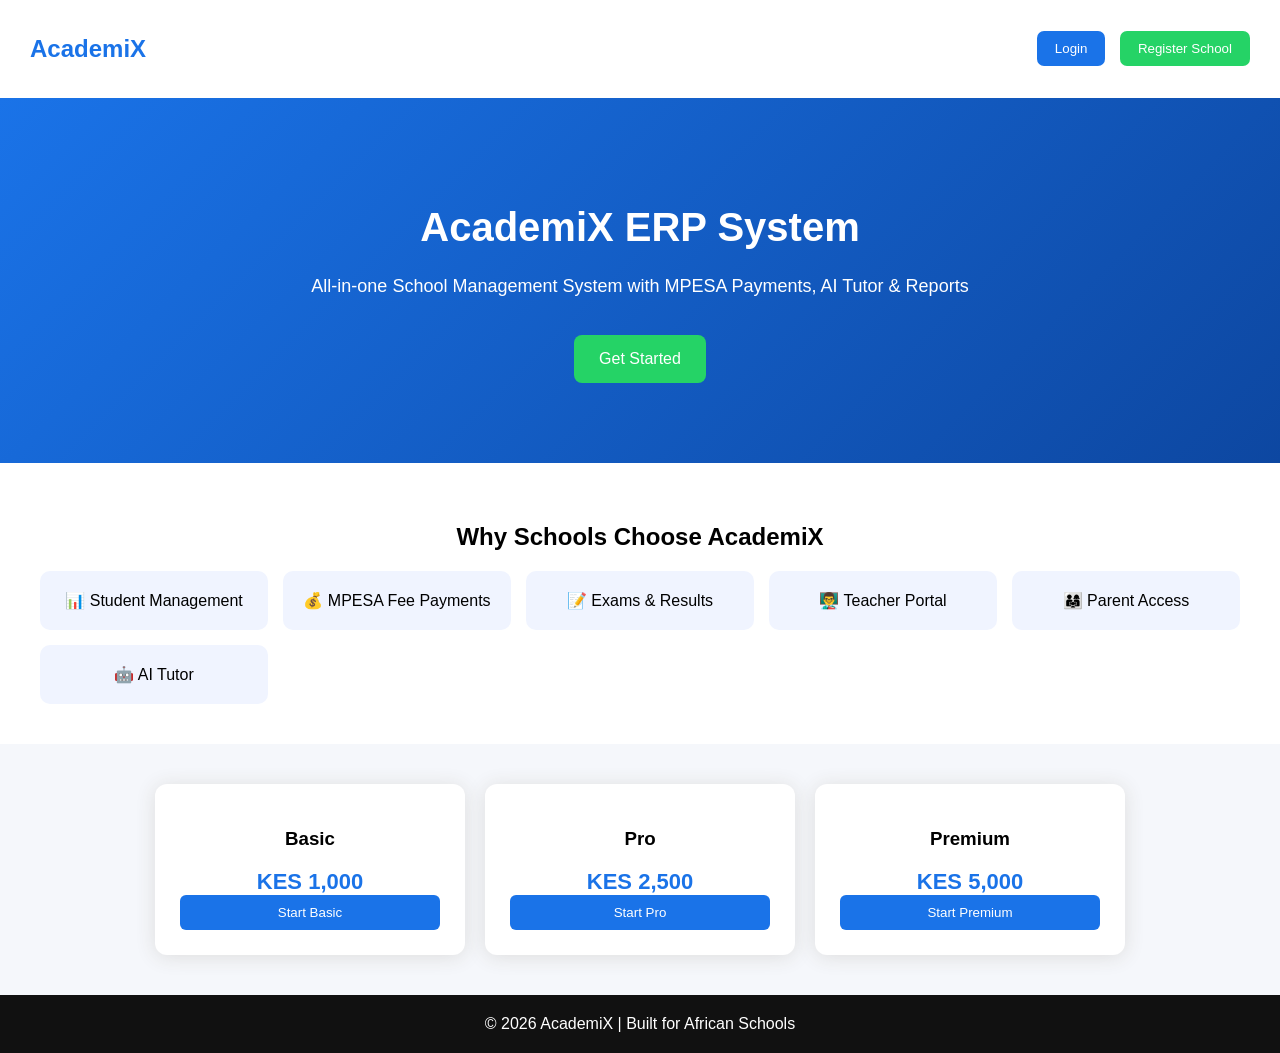
<file: index.html>
<!DOCTYPE html>
<html lang="en">

<head>

<meta charset="UTF-8">
<meta name="viewport" content="width=device-width, initial-scale=1">

<title>AcademiX - School ERP System</title>


<style>

body{
margin:0;
font-family:Arial;
background:#f5f7fb;
}


/* NAV */

.nav{

background:white;
padding:15px 30px;
display:flex;
justify-content:space-between;
align-items:center;
box-shadow:0 2px 10px #ddd;

}

.nav h2{
color:#1a73e8;
}


.nav button{

border:none;
padding:10px 18px;
border-radius:7px;
cursor:pointer;
color:white;
margin-left:10px;

}



.login{

background:#1a73e8;

}



.register{

background:#25d366;

}




/* HERO */

.hero{

background:linear-gradient(
135deg,
#1a73e8,
#0d47a1
);

color:white;
text-align:center;
padding:80px 20px;

}


.hero h1{
font-size:40px;
}


.hero p{
font-size:18px;
}




.cta-btn{

background:#25d366;
color:white;
border:none;
padding:15px 25px;
font-size:16px;
border-radius:8px;
margin-top:20px;
cursor:pointer;

}





/* FEATURES */


.features{

padding:40px;
text-align:center;
background:white;

}



.feature-grid{

display:grid;
grid-template-columns:
repeat(auto-fit,minmax(200px,1fr));
gap:15px;

}


.feature{

padding:20px;
background:#f0f4ff;
border-radius:10px;

}






/* PRICING */


.pricing{

display:flex;
justify-content:center;
gap:20px;
flex-wrap:wrap;
padding:40px;

}



.plan{

background:white;
width:260px;
padding:25px;
border-radius:12px;
text-align:center;
box-shadow:0 2px 20px #ddd;

}



.price{

font-size:22px;
color:#1a73e8;
font-weight:bold;

}



.plan button{

background:#1a73e8;
color:white;
border:none;
padding:10px;
width:100%;
border-radius:6px;
cursor:pointer;

}





footer{

background:#111;
color:white;
padding:20px;
text-align:center;

}

</style>


</head>


<body>



<!-- NAVBAR -->

<div class="nav">


<h2>AcademiX</h2>


<div>


<button class="login"
onclick="login()">

Login

</button>



<button class="register"
onclick="registerSchool()">

Register School

</button>


</div>


</div>






<!-- HERO -->


<div class="hero">


<h1>
AcademiX ERP System
</h1>


<p>
All-in-one School Management System with MPESA Payments, AI Tutor & Reports
</p>



<button
class="cta-btn"
onclick="registerSchool()">

Get Started

</button>



</div>







<!-- FEATURES -->


<div class="features">


<h2>
Why Schools Choose AcademiX
</h2>



<div class="feature-grid">


<div class="feature">
📊 Student Management
</div>


<div class="feature">
💰 MPESA Fee Payments
</div>


<div class="feature">
📝 Exams & Results
</div>


<div class="feature">
👨‍🏫 Teacher Portal
</div>


<div class="feature">
👨‍👩‍👧 Parent Access
</div>


<div class="feature">
🤖 AI Tutor
</div>



</div>


</div>







<!-- PRICING -->


<div class="pricing">



<div class="plan">

<h3>Basic</h3>

<div class="price">
KES 1,000
</div>


<button onclick="goPlan(1000)">
Start Basic
</button>


</div>





<div class="plan">

<h3>Pro</h3>

<div class="price">
KES 2,500
</div>


<button onclick="goPlan(2500)">
Start Pro
</button>


</div>





<div class="plan">

<h3>Premium</h3>

<div class="price">
KES 5,000
</div>


<button onclick="goPlan(5000)">
Start Premium
</button>


</div>



</div>







<footer>

© 2026 AcademiX | Built for African Schools

</footer>







<script>


const API =
"https://academix-backend-pe8o.onrender.com/api";




// ===============================
// LOGIN
// ===============================

function login(){

window.location.href =
"login.html";

}





// ===============================
// REGISTER SCHOOL
// ===============================

function registerSchool(){

window.location.href =
"school-register.html";

}





// ===============================
// PLANS
// ===============================

function goPlan(amount){


const token =
localStorage.getItem("token");



if(token){

window.location.href =
"payment.html?amount="+amount;

}

else{


window.location.href =
"school-register.html?amount="+amount;


}


}






// ===============================
// LOGGED USER
// ===============================


window.onload=function(){


const token =
localStorage.getItem("token");


if(token){


const btn =
document.querySelector(".cta-btn");


if(btn){


btn.innerText =
"Open Dashboard";


btn.onclick=function(){

window.location.href="admin.html";

}


}


}


}



</script>



</body>

</html>
</file>
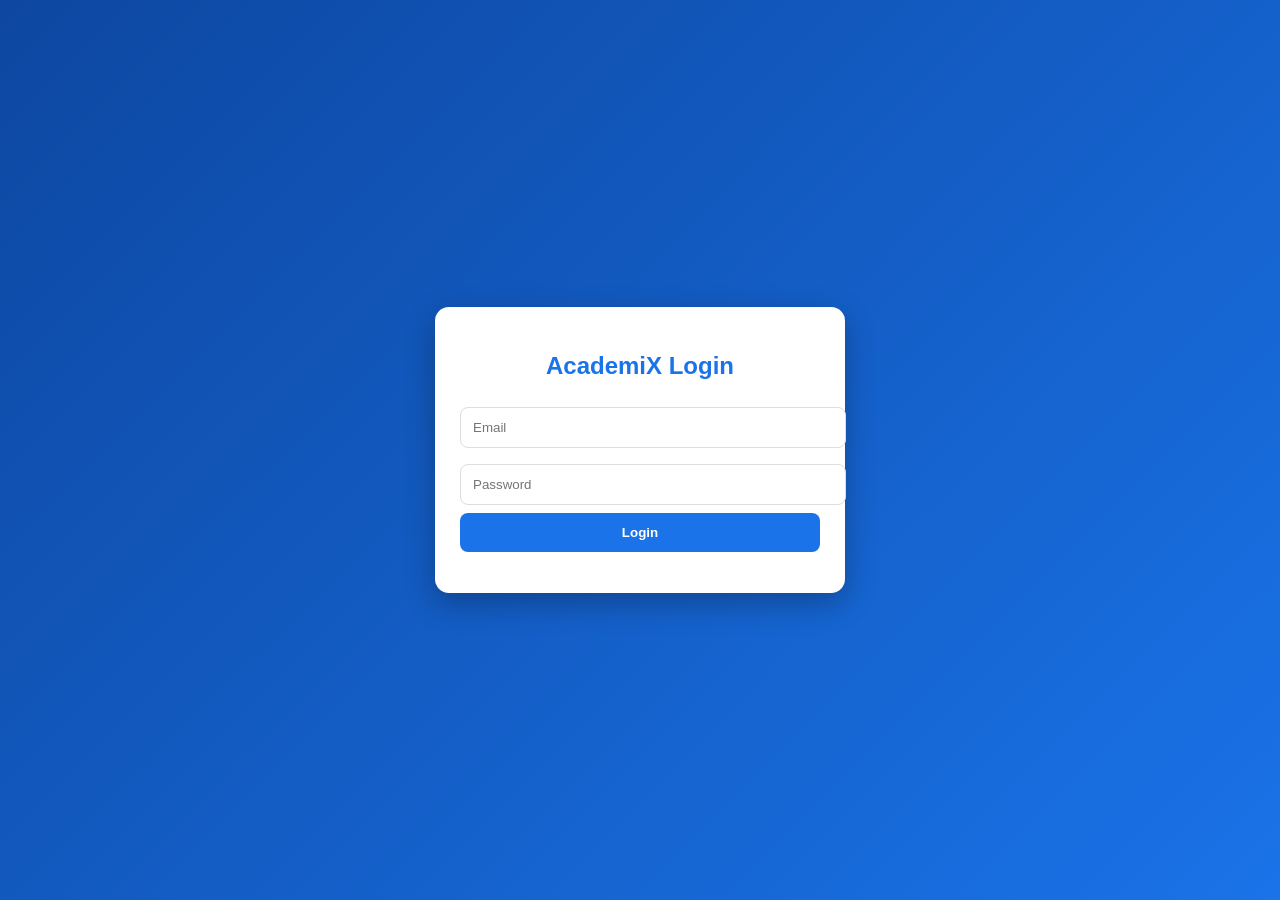
<file: admin.html>
<!DOCTYPE html>
<html lang="en">
<head>
<meta charset="UTF-8">
<meta name="viewport" content="width=device-width, initial-scale=1.0">

<title>AcademiX Admin</title>

<style>
*{
margin:0;
padding:0;
box-sizing:border-box;
font-family:Segoe UI,Arial;
}

body{
display:flex;
background:#f4f6f9;
}

.sidebar{
width:240px;
height:100vh;
background:#111827;
color:white;
padding:20px;
}

.sidebar h2{
margin-bottom:20px;
}

.sidebar a{
display:block;
padding:10px;
color:#bbb;
text-decoration:none;
border-radius:6px;
}

.sidebar a:hover{
background:#1f2937;
color:white;
}


.main{
flex:1;
padding:20px;
}


.header{
display:flex;
justify-content:space-between;
margin-bottom:20px;
}


.card{
background:white;
padding:15px;
border-radius:10px;
margin-bottom:20px;
box-shadow:0 2px 6px #ddd;
}


.grid{
display:grid;
grid-template-columns:1fr 1fr;
gap:15px;
}


input{
width:100%;
padding:10px;
margin:5px 0;
border:1px solid #ddd;
border-radius:6px;
}


button{
padding:10px;
background:#1a73e8;
color:white;
border:0;
border-radius:6px;
cursor:pointer;
}


.list{
margin-top:10px;
}


.item{
padding:8px;
border-bottom:1px solid #eee;
}


.state{
padding:10px;
color:#777;
}


#toast{
position:fixed;
bottom:20px;
right:20px;
background:#111;
color:white;
padding:10px;
border-radius:6px;
display:none;
}

</style>

</head>


<body>


<div class="sidebar">

<h2>AcademiX</h2>

<a href="#students">Students</a>
<a href="#teachers">Teachers</a>
<a href="#fees">Fees</a>
<a href="#exams">Exams</a>
<a href="#results">Results</a>
<a href="#ai">AI</a>

</div>



<div class="main">


<div class="header">

<h2>Admin Dashboard</h2>

<div id="user-bar">
Loading...
</div>

</div>





<div class="card" id="students">

<h3>Students</h3>

<div class="grid">

<div>

<input id="student-name" placeholder="Student name">

<input id="student-class" placeholder="Class ID">

<button onclick="addStudent()">
Save
</button>

</div>


<div>

<input id="view-student-class" placeholder="Class ID">

<button onclick="viewStudents()">
View
</button>


<div id="students-list" class="list"></div>

</div>


</div>

</div>







<div class="card" id="teachers">


<h3>Teachers</h3>


<div class="grid">


<div>

<input id="teacher-name" placeholder="Full name">

<input id="teacher-phone" placeholder="Phone">

<input id="teacher-subject" placeholder="Subject ID">


<button onclick="addTeacher()">
Save
</button>


</div>



<div>

<input id="view-teacher-subject" placeholder="Subject ID">


<button onclick="viewTeachers()">
View
</button>


<div id="teachers-list" class="list"></div>


</div>


</div>

</div>







<div class="card" id="fees">


<h3>Fees</h3>


<div class="grid">


<div>


<input id="fee-student" placeholder="Student ID">


<input id="fee-amount" placeholder="Amount">


<button onclick="addFee()">
Save
</button>


</div>



<div>

<input id="view-fee-student" placeholder="Student ID">


<button onclick="viewFees()">
View
</button>


<div id="fees-list" class="list"></div>


</div>


</div>


</div>








<div class="card" id="exams">


<h3>Exams</h3>


<div class="grid">


<div>


<input id="exam-title" placeholder="Exam name">


<input id="exam-class" placeholder="Class ID">


<input id="exam-subject" placeholder="Subject ID">


<input id="exam-date" type="date">


<input id="exam-syllabus" placeholder="Syllabus">


<button onclick="addExam()">
Save
</button>


</div>



<div>


<input id="view-exam-class" placeholder="Class ID">


<button onclick="viewExams()">
View
</button>


<div id="exams-list" class="list"></div>


</div>


</div>


</div>








<div class="card" id="results">


<h3>Results</h3>


<div class="grid">


<div>


<input id="result-student" placeholder="Student ID">


<input id="result-exam" placeholder="Exam ID">


<input id="result-subject" placeholder="Subject ID">


<input id="result-marks" placeholder="Marks">


<input id="result-total" placeholder="Total marks">


<button onclick="addResult()">
Save
</button>


</div>



<div>


<input id="view-result-class" placeholder="Class ID">


<button onclick="viewResults()">
View
</button>


<div id="results-list" class="list"></div>


</div>


</div>


</div>








<div class="card" id="ai">

<h3>AI Analytics</h3>


<input id="ai-class" placeholder="Class ID">

<button onclick="fetchClassAnalytics()">
Class AI
</button>


<input id="ai-subject" placeholder="Subject ID">

<button onclick="fetchSubjectAnalytics()">
Subject AI
</button>


<div id="analytics-results" class="state"></div>


</div>





</div>



<div id="toast"></div>



<script>


const API =
"https://academix-backend-pe8o.onrender.com/api";


const token =
localStorage.getItem("token");


if(!token){

window.location.href="login.html";

}



async function loadUser(){

try{

const res =
await fetch(API+"/me",
{
headers:{
Authorization:"Bearer "+token
}
});


const user =
await res.json();


document.getElementById("user-bar")
.innerText =
user.name+" ("+user.plan+")";


}catch(e){

document.getElementById("user-bar")
.innerText="Admin";

}

}


loadUser();


</script>



<script src="admin.js"></script>


</body>
</html>
</file>
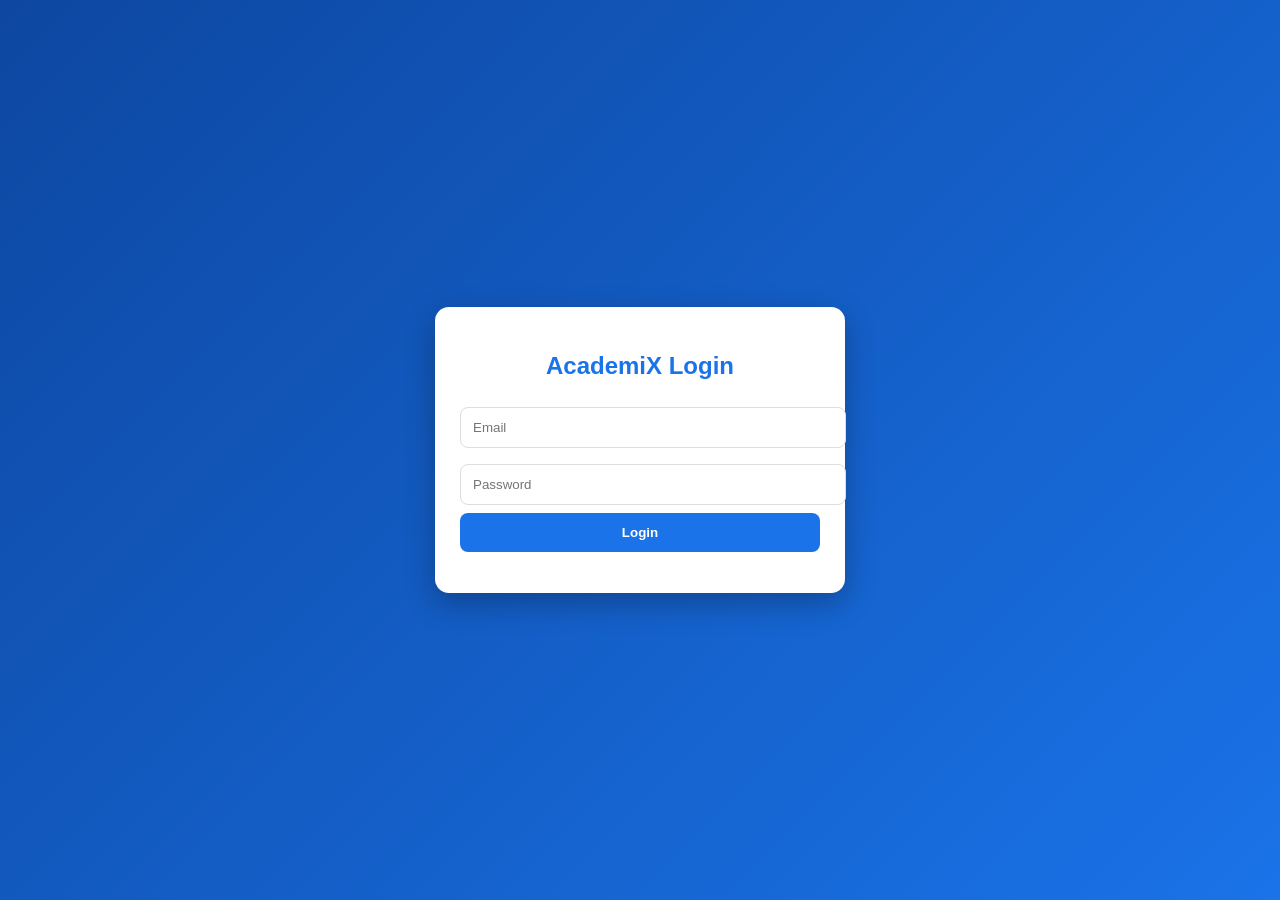
<file: login.html>
<!DOCTYPE html>
<html lang="en">

<head>

<meta charset="UTF-8">
<meta name="viewport" content="width=device-width, initial-scale=1.0">

<title>AcademiX Login</title>


<style>

body{
margin:0;
font-family:Arial;
height:100vh;
display:flex;
align-items:center;
justify-content:center;
background:linear-gradient(135deg,#0d47a1,#1a73e8);
}


.card{

background:white;
width:360px;
padding:25px;
border-radius:14px;
box-shadow:0 10px 30px #0004;

}


h2{
text-align:center;
color:#1a73e8;
}


input{

width:100%;
padding:12px;
margin:8px 0;
border:1px solid #ddd;
border-radius:8px;

}



button{

width:100%;
padding:12px;
border:none;
border-radius:8px;
background:#1a73e8;
color:white;
font-weight:bold;
cursor:pointer;

}


button:disabled{
background:gray;
}



#otpBox{
display:none;
}



#msg{

text-align:center;
margin-top:10px;

}

</style>


</head>


<body>


<div class="card">


<h2>AcademiX Login</h2>



<div id="loginBox">


<input
id="email"
type="email"
placeholder="Email">



<input
id="password"
type="password"
placeholder="Password">



<button id="loginBtn" onclick="login()">

Login

</button>


</div>





<div id="otpBox">


<input
id="otp"
placeholder="Enter OTP">



<button onclick="verifyOTP()">

Verify

</button>


</div>




<p id="msg"></p>



</div>




<script>


const API =
"https://academix-backend-pe8o.onrender.com/api";



let temp_token=null;





// already logged in

if(localStorage.getItem("token")){

window.location.href="admin.html";

}





function message(text,color){

const msg =
document.getElementById("msg");

msg.innerText=text;
msg.style.color=color;

}





async function login(){


const email =
document.getElementById("email").value.trim();


const password =
document.getElementById("password").value.trim();



if(!email || !password){

return message(
"Enter email and password",
"red"
);

}



const btn =
document.getElementById("loginBtn");


btn.disabled=true;

btn.innerText="Checking...";



try{


const res =
await fetch(
API+"/auth/request-otp",
{

method:"POST",

headers:{
"Content-Type":"application/json"
},


body:JSON.stringify({

email,
password

})

});




const data =
await res.json();



if(!res.ok){

throw new Error(
data.error || "Login failed"
);

}




temp_token=data.temp_token;



message(
"OTP sent",
"green"
);



document.getElementById("loginBox")
.style.display="none";


document.getElementById("otpBox")
.style.display="block";



}catch(err){

message(
err.message,
"red"
);



}finally{


btn.disabled=false;

btn.innerText="Login";


}

}






async function verifyOTP(){


const otp =
document.getElementById("otp").value.trim();



if(!otp){

return message(
"Enter OTP",
"red"
);

}



try{


const res =
await fetch(
API+"/auth/verify-otp",
{

method:"POST",

headers:{
"Content-Type":"application/json"
},


body:JSON.stringify({

temp_token,
otp

})

});




const data =
await res.json();



if(!res.ok){

throw new Error(
data.error || "Invalid OTP"
);

}




localStorage.setItem(
"token",
data.token
);



localStorage.setItem(
"role",
data.role
);



localStorage.setItem(
"school_id",
data.school_id
);




message(
"Login successful",
"green"
);





setTimeout(()=>{


if(data.role==="admin"){

window.location.href="admin.html";

}

else if(data.role==="teacher"){

window.location.href="teacher.html";

}

else{

window.location.href="student.html";

}



},800);





}catch(err){


message(
err.message,
"red"
);


}



}



</script>


</body>

</html>
</file>
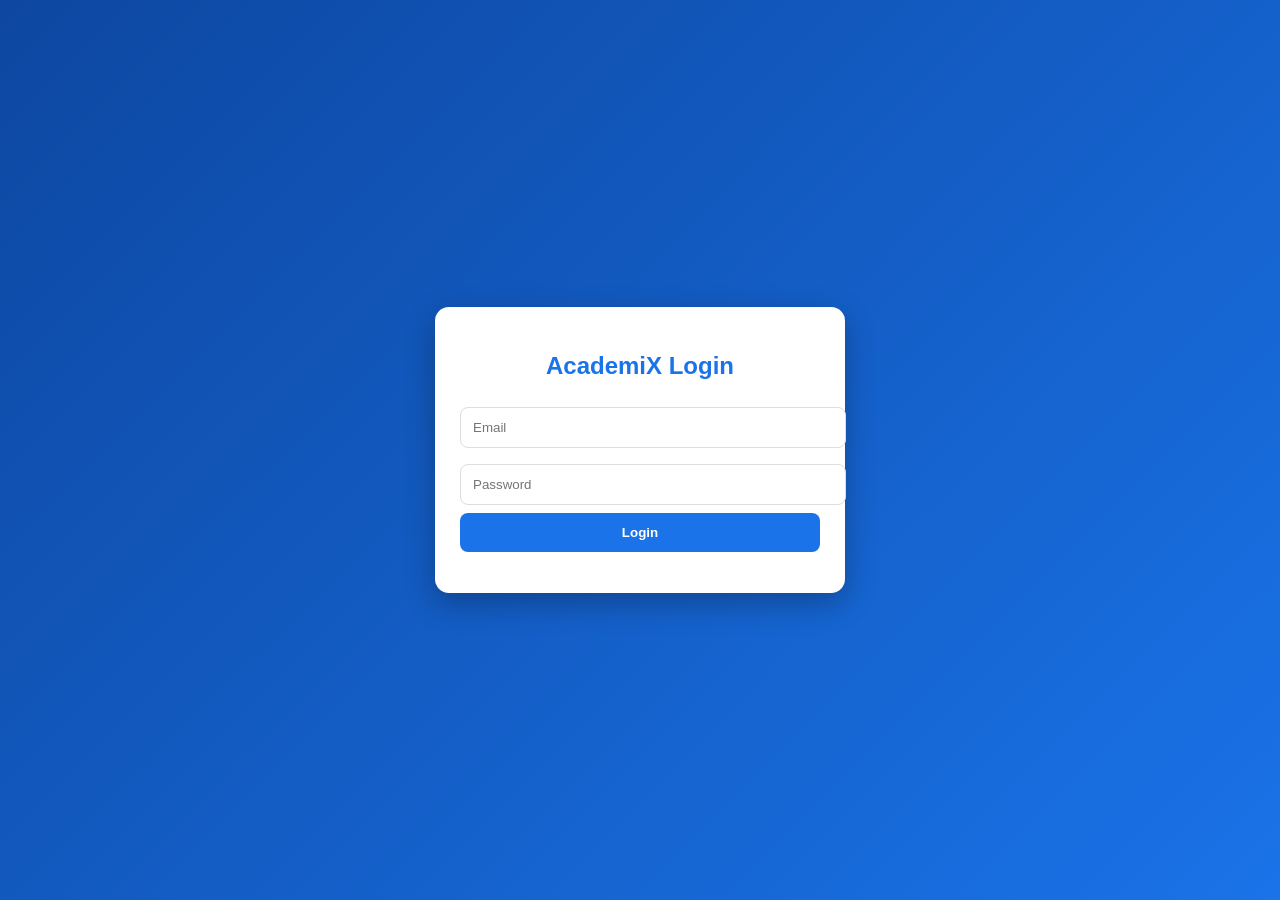
<file: parent.html>
<!DOCTYPE html>
<html lang="en">

<head>

<meta charset="UTF-8">
<meta name="viewport" content="width=device-width, initial-scale=1.0">

<title>AcademiX Parent Portal</title>


<style>

body{
font-family:Arial;
margin:0;
background:#f4f6f9;
}


header{

background:#1e2a38;
color:white;
padding:15px;

}


nav ul{

display:flex;
gap:15px;
list-style:none;
padding:0;
flex-wrap:wrap;

}


nav a{

color:white;
text-decoration:none;

}



main{

padding:20px;
display:grid;
gap:20px;

}



section{

background:white;
padding:15px;
border-radius:10px;
box-shadow:0 2px 6px #0002;

}



select,input{

width:100%;
padding:10px;
margin:8px 0;

}


button{

padding:10px;
background:#1a73e8;
color:white;
border:none;
border-radius:6px;

}



.badge{

background:red;
border-radius:50%;
padding:4px 8px;

}



</style>


</head>



<body>



<header>


<h1>
👨‍👩‍👧 Parent Portal
</h1>


<nav>

<ul>

<li>
<a href="#child-exams">
Exams
</a>
</li>


<li>
<a href="#child-results">
Results
</a>
</li>


<li>
<a href="#child-fees">
Fees
</a>
</li>


<li>
<a href="#ai-tutor">
AI Tutor
</a>
</li>


<li>
<a href="#notifications">
Notifications
<span id="notifBadge" class="badge">0</span>
</a>
</li>


</ul>

</nav>


</header>





<main>




<section>

<h2>
👶 My Children
</h2>


<select id="child-selector">

<option>
Loading...
</option>


</select>


</section>






<section id="child-exams">


<h2>
📘 Exams
</h2>


<ul id="exams-list"></ul>


</section>







<section id="child-results">


<h2>
📊 Results
</h2>


<ul id="results-list"></ul>


</section>







<section id="child-fees">


<h2>
💰 Fees
</h2>


<ul id="fees-list"></ul>


</section>







<section id="ai-tutor">


<h2>
🤖 AI Tutor
</h2>


<form id="ai-form">


<input 
id="question"
placeholder="Ask about your child"
required>


<button>
Ask
</button>


</form>


<ul id="ai-responses"></ul>


</section>







<section id="notifications">


<h2>
🔔 Notifications
</h2>


<ul id="notifications-list"></ul>


</section>





</main>





<script>


const token =
localStorage.getItem("token");



if(!token){

window.location.href="login.html";

}




</script>



<script src="parent.js"></script>



</body>

</html>
</file>
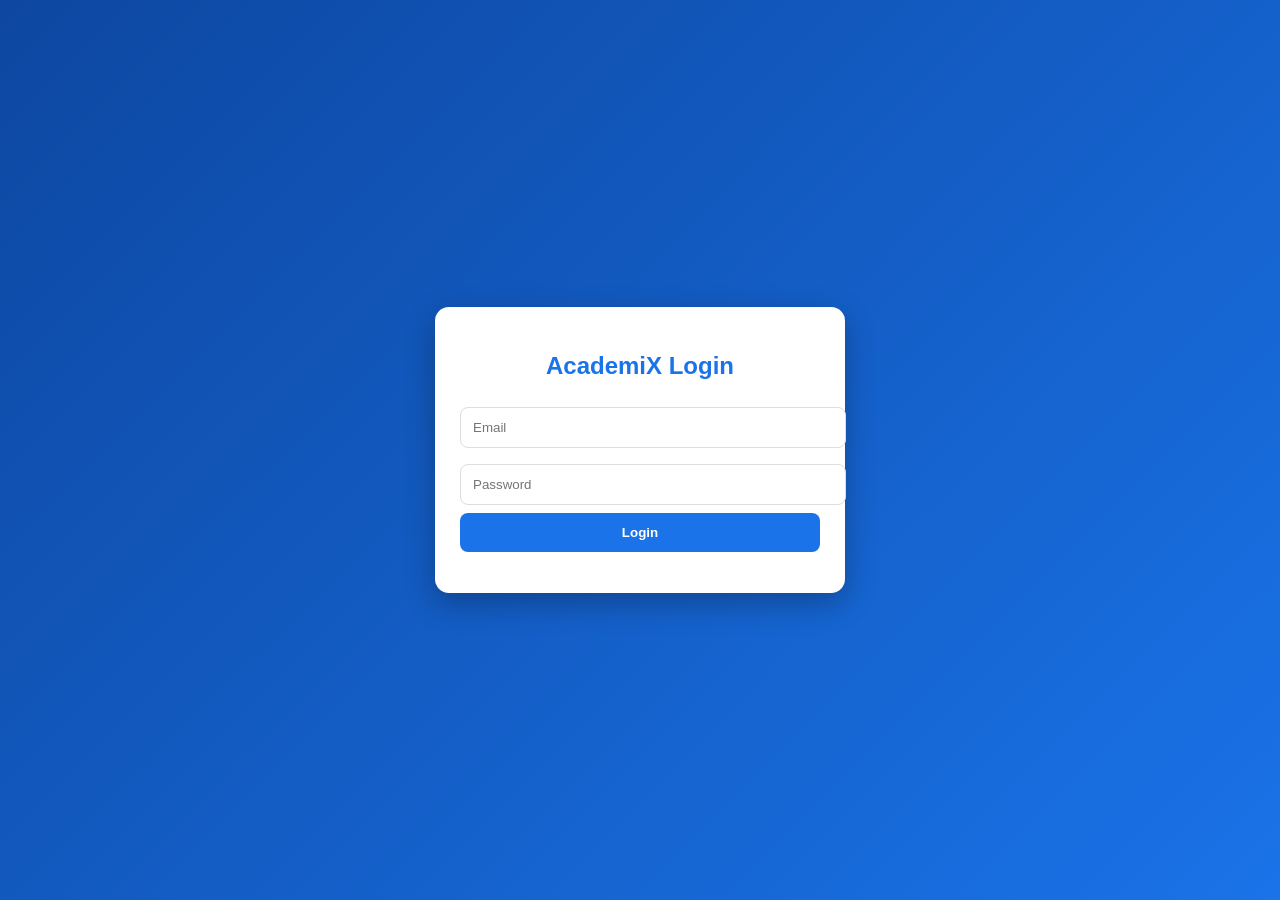
<file: payment.html>
<!DOCTYPE html>
<html>
<head>

<title>AcademiX Payment</title>

<meta name="viewport" content="width=device-width, initial-scale=1">

<style>

body{
font-family:Arial;
background:#f4f6f9;
padding:20px;
}

.card{
background:white;
max-width:400px;
margin:auto;
padding:25px;
border-radius:12px;
box-shadow:0 5px 20px #ddd;
}

input,button{
width:100%;
padding:12px;
margin-top:12px;
border-radius:8px;
}

input{
border:1px solid #ddd;
}

button{
border:none;
background:#1a73e8;
color:white;
cursor:pointer;
}

button:disabled{
background:gray;
}

#msg{
margin-top:10px;
}

</style>

</head>


<body>


<div class="card">


<h2>AcademiX Subscription</h2>


<p id="planText"></p>


<input 
id="phone"
placeholder="07XXXXXXXX">


<button 
id="payBtn"
onclick="pay()">

Pay with MPESA

</button>


<p id="msg"></p>


</div>



<script>


const API =
"https://academix-backend-pe8o.onrender.com/api";


const TOKEN =
localStorage.getItem("token");


const SCHOOL_ID =
localStorage.getItem("school_id");


const ROLE =
localStorage.getItem("role");



if(!TOKEN || !SCHOOL_ID){

alert("Please login first");

location.href="login.html";

}



const params =
new URLSearchParams(location.search);



const plan =
params.get("plan") || "basic";



const prices={

basic:1000,

pro:2500,

premium:5000

};



const amount =
prices[plan];



document
.getElementById("planText")
.innerText =
"Plan: "+plan.toUpperCase()+
" | KES "+amount;




async function pay(){


const phone =
document
.getElementById("phone")
.value
.trim();



const msg =
document.getElementById("msg");


const btn =
document.getElementById("payBtn");



if(!phone){

msg.innerText="Enter phone number";

return;

}



btn.disabled=true;

btn.innerText="Sending...";



try{


const res =
await fetch(
API+"/mpesa/stkpush",
{

method:"POST",

headers:{


"Content-Type":"application/json",

"Authorization":
"Bearer "+TOKEN

},


body:JSON.stringify({

phone,

amount,

plan

})

});



const data =
await res.json();



if(!res.ok){

throw new Error(
data.error || "Payment failed"
);

}



if(data.success){


msg.style.color="green";

msg.innerText=
"STK Push sent. Check your phone";


setTimeout(()=>{

location.href="admin.html";

},3000);



}else{


throw new Error(
"Payment not started"
);

}



}catch(err){


msg.style.color="red";

msg.innerText=err.message;



}



btn.disabled=false;

btn.innerText="Pay with MPESA";


}




</script>


</body>
</html>
</file>
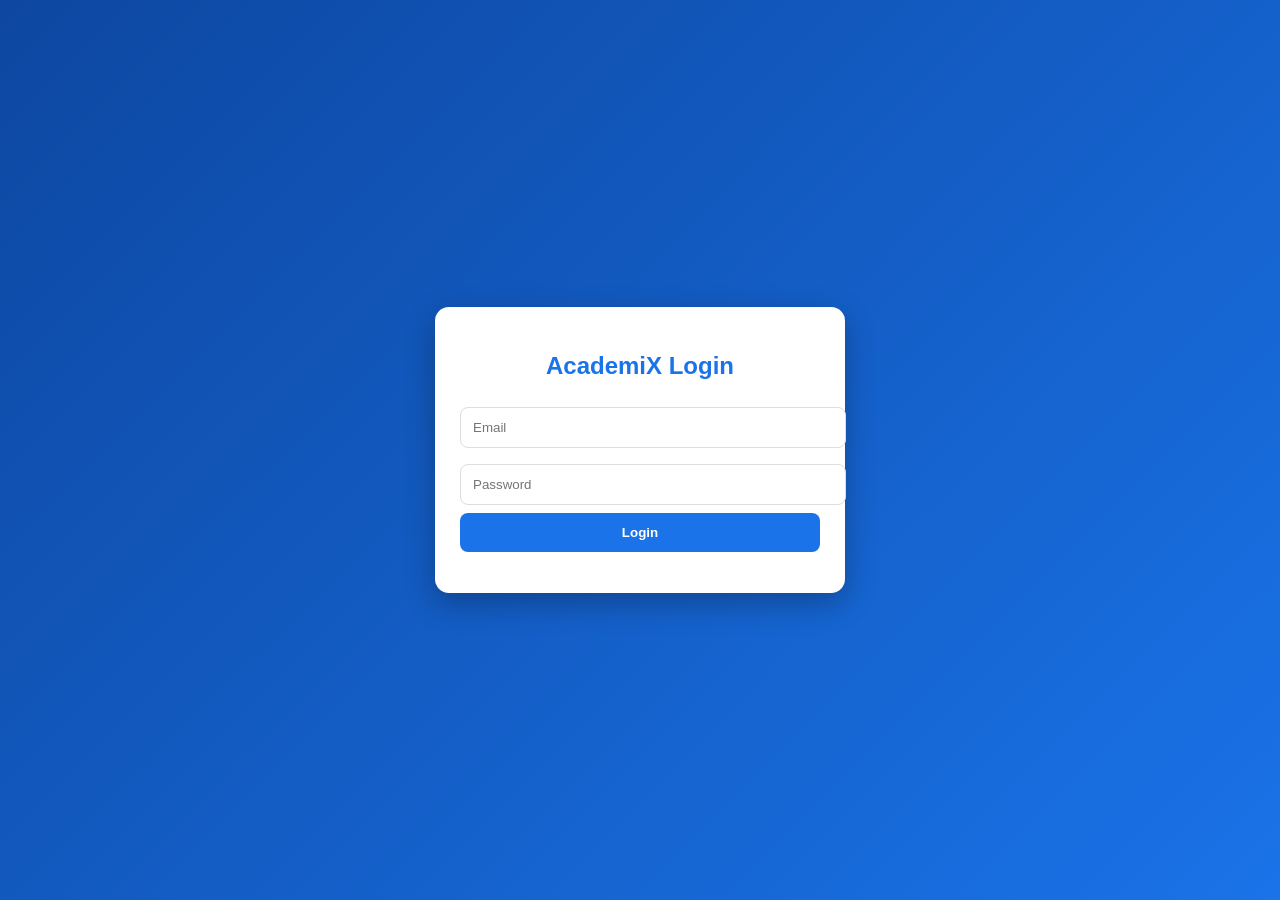
<file: revenue.html>
<!DOCTYPE html>
<html>
<head>
<title>AcademiX Developer Revenue</title>
<meta name="viewport" content="width=device-width, initial-scale=1">

<style>
body{
font-family:Arial;
background:#0f172a;
color:white;
padding:20px;
}

h1{
color:#38bdf8;
}

.grid{
display:grid;
grid-template-columns:repeat(auto-fit,minmax(180px,1fr));
gap:15px;
margin-top:20px;
}

.card{
background:#1e293b;
padding:20px;
border-radius:12px;
text-align:center;
}

.big{
font-size:24px;
font-weight:bold;
color:#22c55e;
}

table{
width:100%;
margin-top:20px;
border-collapse:collapse;
background:#1e293b;
}

th,td{
padding:10px;
border:1px solid #334155;
}

#msg{
color:#f87171;
margin-top:10px;
}
</style>

</head>

<body>

<h1>💰 Developer Revenue Dashboard</h1>

<p id="msg"></p>

<div class="grid">

<div class="card">
Total Schools
<div class="big" id="total">0</div>
</div>

<div class="card">
Active Schools
<div class="big" id="active">0</div>
</div>

<div class="card">
Revenue
<div class="big" id="revenue">0 KES</div>
</div>

<div class="card">
Basic
<div class="big" id="basic">0</div>
</div>

<div class="card">
Pro
<div class="big" id="pro">0</div>
</div>

<div class="card">
Premium
<div class="big" id="premium">0</div>
</div>

</div>

<h2>Recent Payments</h2>

<table>
<thead>
<tr>
<th>School</th>
<th>Amount</th>
<th>Status</th>
<th>Receipt</th>
</tr>
</thead>

<tbody id="payments"></tbody>
</table>

<script>

const API = "https://academix-backend-pe8o.onrender.com/api";

const TOKEN = localStorage.getItem("token");
const ROLE = localStorage.getItem("role");

/* =========================
   DEV ACCESS CONTROL
========================= */
if(!TOKEN || (ROLE !== "superadmin" && ROLE !== "developer")){
    alert("Access denied");
    location.href = "login.html";
}

/* =========================
   SECURE FETCH
========================= */
async function secureFetch(url){

try{

const res = await fetch(url,{
headers:{
Authorization:"Bearer "+TOKEN
}
});

const data = await res.json();

if(!res.ok){
throw new Error(data.error || "Request failed");
}

return data;

}catch(err){
document.getElementById("msg").innerText = err.message;
return null;
}

}

/* =========================
   LOAD REVENUE
========================= */
async function loadRevenue(){

const data = await secureFetch(API+"/admin/revenue");

if(!data) return;

document.getElementById("total").innerText = data.total_schools || 0;
document.getElementById("active").innerText = data.active || 0;
document.getElementById("revenue").innerText = (data.revenue || 0) + " KES";

document.getElementById("basic").innerText = data.plans?.basic || 0;
document.getElementById("pro").innerText = data.plans?.pro || 0;
document.getElementById("premium").innerText = data.plans?.premium || 0;

const table = document.getElementById("payments");
table.innerHTML = "";

(data.recent_payments || []).forEach(p => {
table.innerHTML += `
<tr>
<td>${p.school_id}</td>
<td>${p.amount}</td>
<td>${p.status}</td>
<td>${p.receipt || "-"}</td>
</tr>
`;
});

}

loadRevenue();
setInterval(loadRevenue, 10000);

</script>

</body>
</html>
</file>
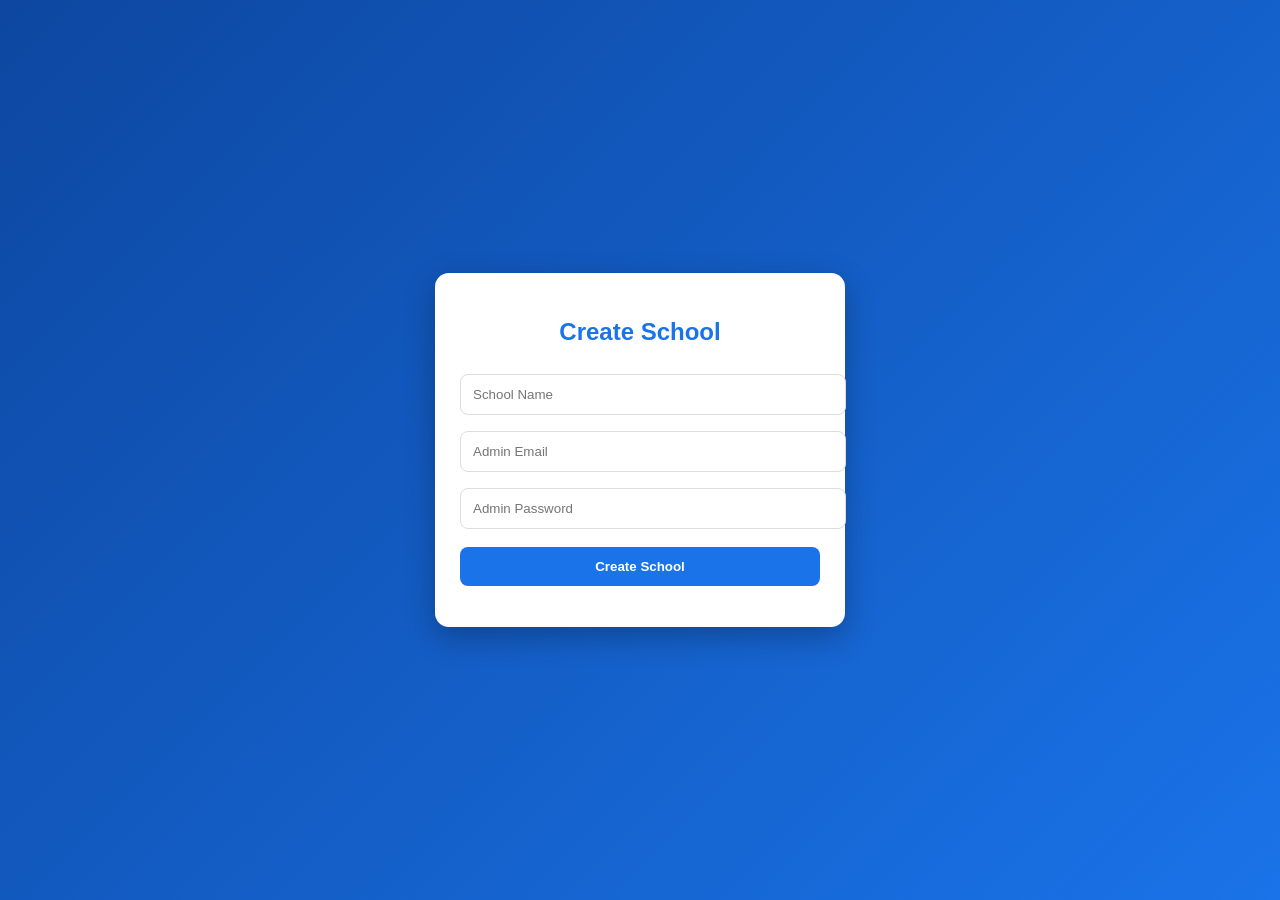
<file: school-register.html>
<!DOCTYPE html>
<html>
<head>

<title>Create School - AcademiX</title>

<meta name="viewport" content="width=device-width, initial-scale=1.0">


<style>

body{
margin:0;
font-family:Arial;
background:linear-gradient(135deg,#0d47a1,#1a73e8);
height:100vh;
display:flex;
justify-content:center;
align-items:center;
}


.card{

background:white;
width:360px;
padding:25px;
border-radius:14px;
box-shadow:0 10px 30px #0004;

}


h2{

text-align:center;
color:#1a73e8;

}


input{

width:100%;
padding:12px;
margin:8px 0;
border:1px solid #ddd;
border-radius:8px;

}



button{

width:100%;
padding:12px;
margin-top:10px;
border:none;
border-radius:8px;
background:#1a73e8;
color:white;
cursor:pointer;
font-weight:bold;

}



button:disabled{

background:gray;

}



#msg{

text-align:center;
margin-top:10px;

}


</style>


</head>


<body>


<div class="card">


<h2>
Create School
</h2>


<input 
id="name"
placeholder="School Name">



<input
id="email"
type="email"
placeholder="Admin Email">



<input
id="password"
type="password"
placeholder="Admin Password">



<button
id="btn"
onclick="registerSchool()">

Create School

</button>



<p id="msg"></p>


</div>






<script>


const API =
"https://academix-backend-pe8o.onrender.com/api";





async function registerSchool(){


const btn =
document.getElementById("btn");


const msg =
document.getElementById("msg");



const name =
document.getElementById("name").value.trim();


const email =
document.getElementById("email").value.trim();


const password =
document.getElementById("password").value.trim();




if(!name || !email || !password){

msg.innerText =
"Fill all fields";

msg.style.color="red";

return;

}




if(password.length < 6){

msg.innerText =
"Password must be 6+ characters";

msg.style.color="red";

return;

}





try{


btn.disabled=true;

btn.innerText="Creating...";




const response =
await fetch(
API+"/schools/register",
{

method:"POST",

headers:{

"Content-Type":"application/json"

},


body: JSON.stringify({
    name: name,
    admin_email: email,
    admin_password: password,

    mpesa_shortcode: "",
    mpesa_passkey: "",
    consumer_key: "",
    consumer_secret: ""
})


});





const data =
await response.json();




if(!response.ok){

throw new Error(
data.error || "Registration failed"
);

}





// SAVE SCHOOL ID IF RETURNED

if(data.school_id){

localStorage.setItem(
"school_id",
data.school_id
);

}




msg.innerText =
"School created successfully ✔";


msg.style.color="green";





setTimeout(()=>{


window.location.href =
"login.html";


},1500);




}catch(err){


msg.innerText =
err.message;


msg.style.color="red";



}finally{


btn.disabled=false;

btn.innerText="Create School";


}


}




</script>


</body>
</html>
</file>
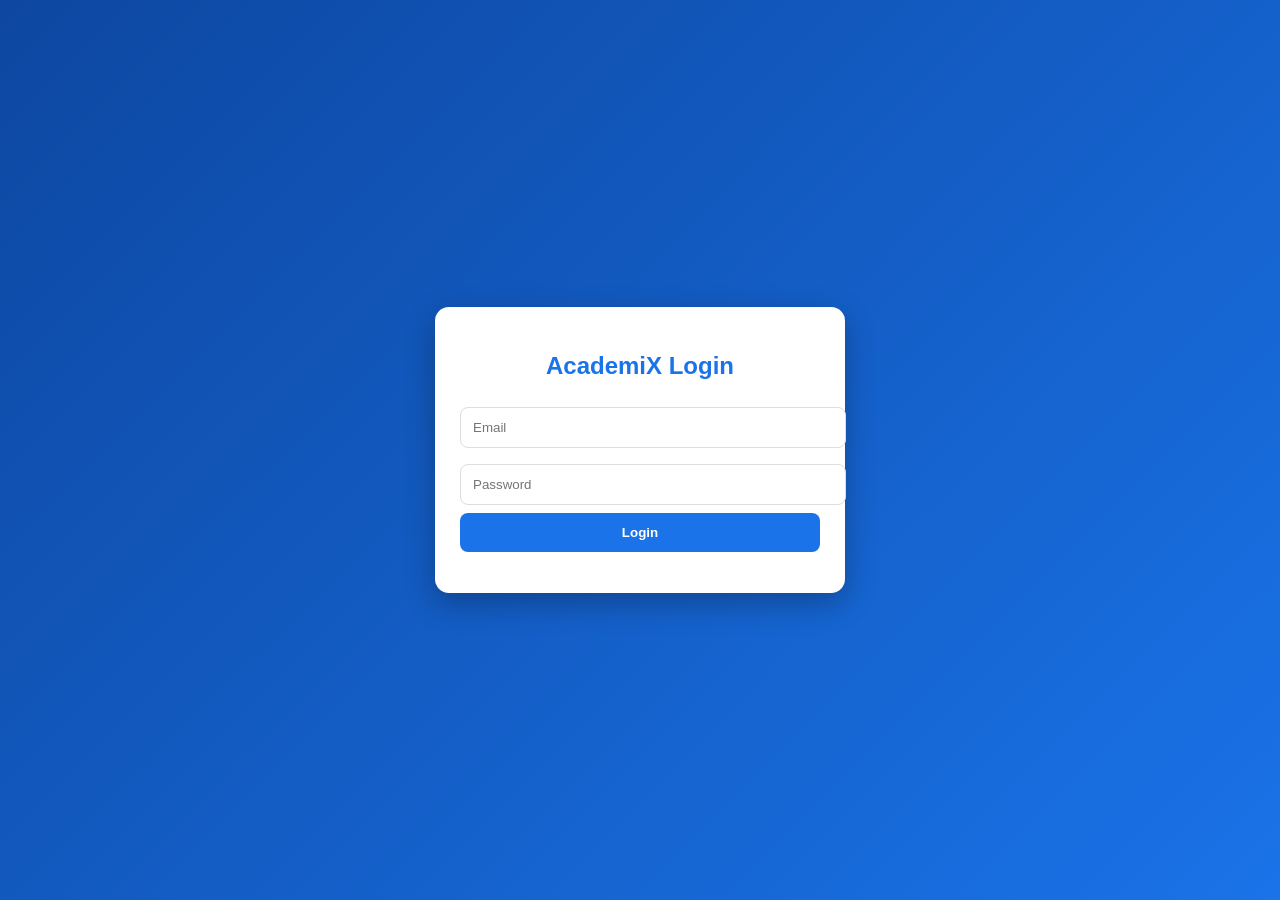
<file: teacher.html>
<!DOCTYPE html>
<html lang="en">
<head>
<meta charset="UTF-8">
<meta name="viewport" content="width=device-width, initial-scale=1.0">

<title>AcademiX Teacher Portal</title>

<style>

body{
font-family:Arial;
margin:0;
background:#f4f6f9;
}

header{
background:#1a73e8;
color:white;
padding:15px;
}

nav ul{
display:flex;
gap:15px;
list-style:none;
padding:0;
flex-wrap:wrap;
}

nav a{
color:white;
text-decoration:none;
}

main{
padding:20px;
display:grid;
gap:20px;
}

section{
background:white;
padding:15px;
border-radius:10px;
box-shadow:0 2px 8px rgba(0,0,0,0.1);
}

button{
padding:10px;
border:none;
background:#1a73e8;
color:white;
border-radius:6px;
cursor:pointer;
margin-top:5px;
}

input, textarea, select{
width:100%;
padding:10px;
margin-top:8px;
border:1px solid #ddd;
border-radius:6px;
}

ul{
padding-left:20px;
}

#msg{
color:red;
}

.hidden{
display:none;
}

</style>

</head>

<body>

<header>
<h1>👨‍🏫 Teacher Portal</h1>

<nav>
<ul>
<li><a href="#exams">Exams</a></li>
<li><a href="#results">Results</a></li>
<li><a href="#analytics">Analytics</a></li>
<li><a href="#notifications">Notifications</a></li>
</ul>
</nav>
</header>

<p id="msg"></p>

<main>

<!-- EXAMS -->
<section id="exams">
<h2>📘 Manage Exams</h2>

<button onclick="toggleForm('exam-form')">Add Exam</button>

<div id="exam-form" class="hidden">

<input id="exam-title" placeholder="Exam Title">
<input id="exam-class" placeholder="Class">
<input id="exam-subject" placeholder="Subject">
<input id="exam-date" type="date">
<input id="exam-syllabus" placeholder="Syllabus Link">

<button onclick="addExam()">Save Exam</button>

</div>

<ul id="exams-list"></ul>
</section>

<!-- RESULTS -->
<section id="results">
<h2>📊 Manage Results</h2>

<div id="results-list"></div>

</section>

<!-- ANALYTICS -->
<section id="analytics">
<h2>📈 Student Analytics</h2>

<button onclick="fetchClassAnalytics()">Class Analytics</button>
<button onclick="fetchSubjectAnalytics()">Subject Analytics</button>

<div id="analytics-results"></div>

</section>

<!-- NOTIFICATIONS -->
<section id="notifications">
<h2>🔔 Notifications</h2>

<button onclick="toggleForm('notif-form')">New Notification</button>

<div id="notif-form" class="hidden">

<input id="notification-user" placeholder="Student/Parent ID">
<input id="notification-title" placeholder="Title">
<textarea id="notification-message" placeholder="Message"></textarea>

<select id="notification-category">
<option value="General">General</option>
<option value="Exam">Exam</option>
<option value="Fee">Fee</option>
<option value="AI">AI Tutor</option>
</select>

<button onclick="addNotification()">Send</button>

</div>

<ul id="notifications-list"></ul>
</section>

</main>

<script src="teacher.js"></script>

<script>
function toggleForm(id){
const el = document.getElementById(id);
if(!el) return;
el.classList.toggle("hidden");
}
</script>

</body>
</html>
</file>
